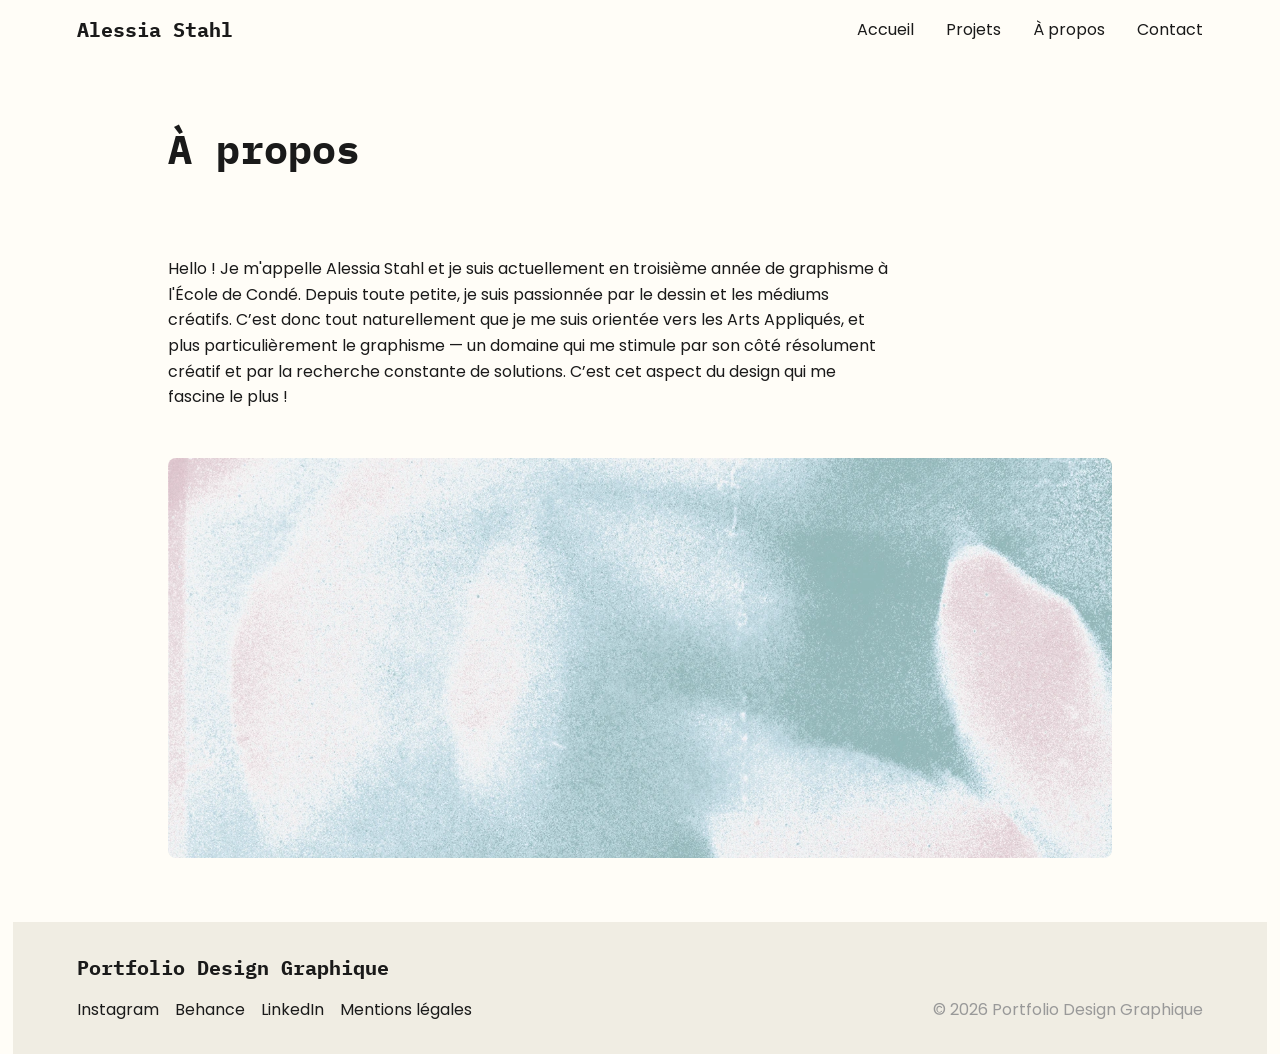
<file: a-propos.html>
<!DOCTYPE html>
<html lang="fr">
<head>
  <meta charset="UTF-8">
  <meta name="viewport" content="width=device-width, initial-scale=1.0">
  <title>Alessia Stahl - Accueil</title>
  <link rel="preconnect" href="https://fonts.googleapis.com">
<link rel="preconnect" href="https://fonts.gstatic.com" crossorigin>
<link rel="preconnect" href="https://fonts.googleapis.com">
<link rel="preconnect" href="https://fonts.gstatic.com" crossorigin>
<link href="https://fonts.googleapis.com/css2?family=Poppins:ital,wght@0,100;0,200;0,300;0,400;0,500;0,600;0,700;0,800;0,900;1,100;1,200;1,300;1,400;1,500;1,600;1,700;1,800;1,900&display=swap" rel="stylesheet">
<link href="https://fonts.googleapis.com/css2?family=IBM+Plex+Mono:ital,wght@0,100;0,200;0,300;0,400;0,500;0,600;0,700;1,100;1,200;1,300;1,400;1,500;1,600;1,700&display=swap" rel="stylesheet">
  <link href="https://fonts.googleapis.com/css2?family=Playfair+Display:wght@400;700&display=swap" rel="stylesheet">
  <link href="https://fonts.googleapis.com/css2?family=Inter:wght@400;500;600&display=swap" rel="stylesheet">
  <link rel="stylesheet" href="variables.css">
  <link rel="stylesheet" href="reset.css">
  <link rel="stylesheet" href="nav.css">
  <link rel="stylesheet" href="hero.css">
  <link rel="stylesheet" href="projects.css">
  <link rel="stylesheet" href="contact.css">
  <link rel="stylesheet" href="footer.css">
</head>
<body>
  <header class="site-header">
    <nav class="site-nav">
      <a class="nav-logo" href="accueil.html">Alessia Stahl</a>
      <ul class="nav-links">
        <li><a class="nav-link" href="accueil.html"></span><span class="nav-text">Accueil</span></a></li>
        <li><a class="nav-link" href="galerie-projets.html"></span><span class="nav-text">Projets</span></a></li>
        <li><a class="nav-link" href="a-propos.html"></span><span class="nav-text">À propos</span></a></li>
        <li><a class="nav-link" href="contact.html"></span><span class="nav-text">Contact</span></a></li>
      </ul>
    </nav>
  </header>

  <main>
    <section class="hero-section">
      <h1 class="hero-title">À propos</h1>
      <p class="hero-text">Hello ! Je m'appelle Alessia Stahl et je suis actuellement en troisième année de graphisme à l'École de Condé. Depuis toute petite, je suis passionnée par le dessin et les médiums créatifs. C’est donc tout naturellement que je me suis orientée vers les Arts Appliqués, et plus particulièrement le graphisme — un domaine qui me stimule par son côté résolument créatif et par la recherche constante de solutions. C’est cet aspect du design qui me fascine le plus !</p>
      <img class="hero-image" src="./header.webp" alt="Texture colorée, rose et bleu pastel">
    </section>
  </main>

  <footer class="site-footer">
    <p class="footer-logo">Portfolio Design Graphique</p>
    <ul class="footer-socials">
    <ul class="footer-socials">
      <li><a class="footer-link" href="https://www.instagram.com/dear._meraki/">Instagram</a></li>
      <li><a class="footer-link" href="https://www.behance.net/alessiasthl">Behance</a></li>
      <li><a class="footer-link" href="https://www.linkedin.com/in/alessia-stahl-675517241/">LinkedIn</a></li>
    </ul>
    <a class="footer-link" href="#">Mentions légales</a>
    <p class="footer-text">© 2026 Portfolio Design Graphique</p>
  </footer>

  <script src="menu.js"></script>
</body>
</html>
</file>
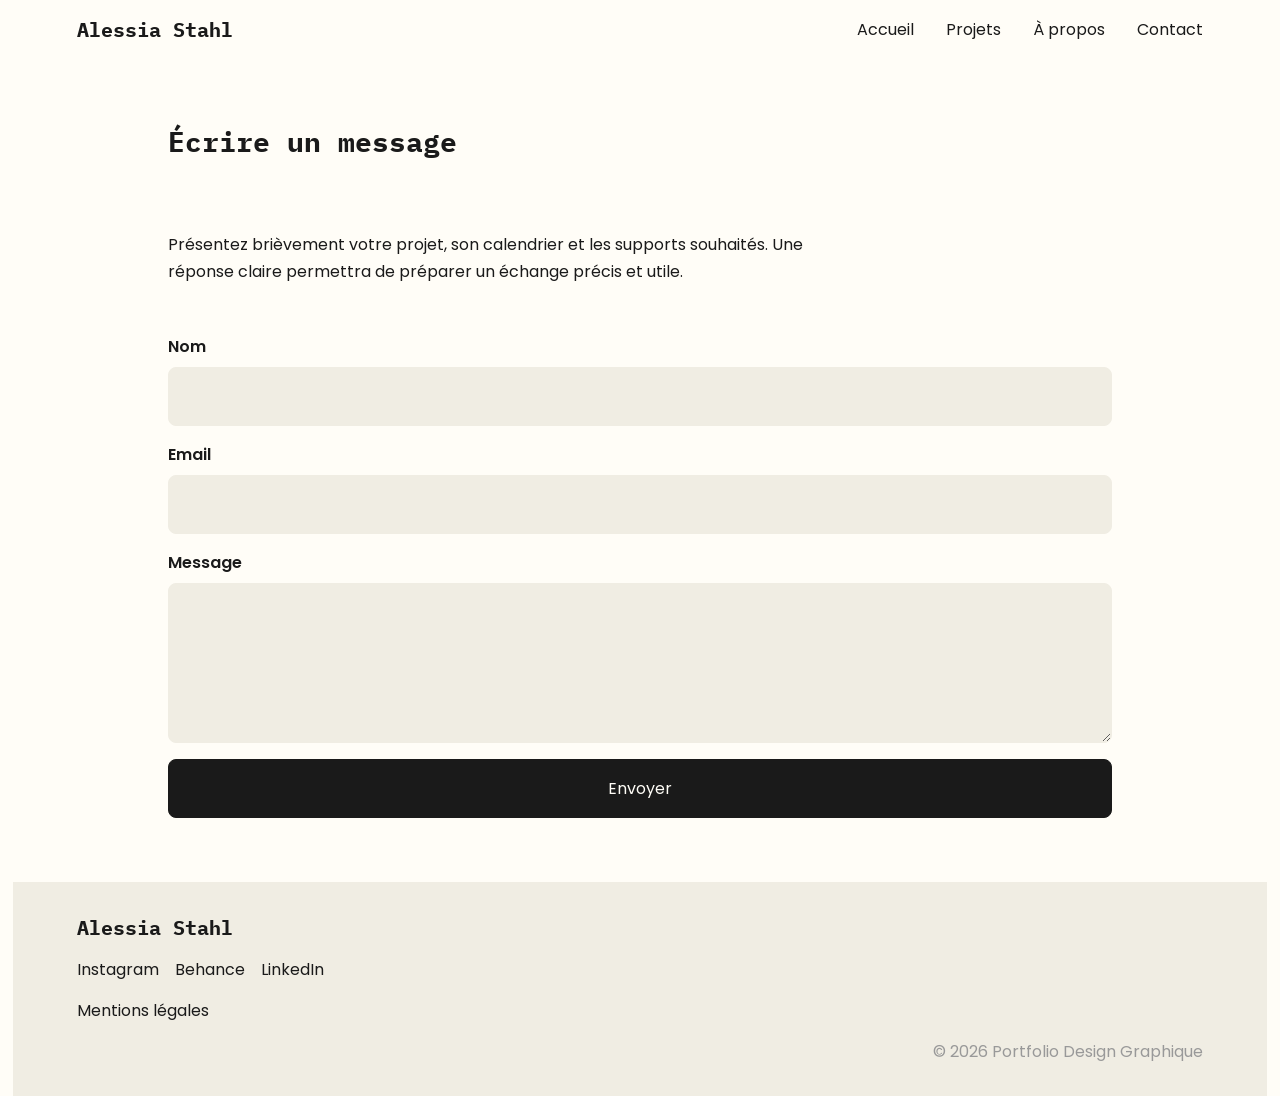
<file: contact.html>
<!DOCTYPE html>
<html lang="fr">
<head>
  <meta charset="UTF-8">
  <meta name="viewport" content="width=device-width, initial-scale=1.0">
  <title>Alessia Stahl - Accueil</title>
  <link rel="preconnect" href="https://fonts.googleapis.com">
<link rel="preconnect" href="https://fonts.gstatic.com" crossorigin>
<link rel="preconnect" href="https://fonts.googleapis.com">
<link rel="preconnect" href="https://fonts.gstatic.com" crossorigin>
<link href="https://fonts.googleapis.com/css2?family=Poppins:ital,wght@0,100;0,200;0,300;0,400;0,500;0,600;0,700;0,800;0,900;1,100;1,200;1,300;1,400;1,500;1,600;1,700;1,800;1,900&display=swap" rel="stylesheet">
<link href="https://fonts.googleapis.com/css2?family=IBM+Plex+Mono:ital,wght@0,100;0,200;0,300;0,400;0,500;0,600;0,700;1,100;1,200;1,300;1,400;1,500;1,600;1,700&display=swap" rel="stylesheet">
  <link href="https://fonts.googleapis.com/css2?family=Playfair+Display:wght@400;700&display=swap" rel="stylesheet">
  <link href="https://fonts.googleapis.com/css2?family=Inter:wght@400;500;600&display=swap" rel="stylesheet">
  <link rel="stylesheet" href="variables.css">
  <link rel="stylesheet" href="reset.css">
  <link rel="stylesheet" href="nav.css">
  <link rel="stylesheet" href="hero.css">
  <link rel="stylesheet" href="projects.css">
  <link rel="stylesheet" href="contact.css">
  <link rel="stylesheet" href="footer.css">
</head>
<body>
  <header class="site-header">
    <nav class="site-nav">
      <a class="nav-logo" href="accueil.html">Alessia Stahl</a>
      <ul class="nav-links">
        <li><a class="nav-link" href="accueil.html"><span class="nav-text">Accueil</span></a>
        <li><a class="nav-link" href="galerie-projets.html"><span class="nav-text">Projets</span></a></li>
        <li><a class="nav-link" href="a-propos.html"><span class="nav-text">À propos</span></a></li>
        <li><a class="nav-link" href="contact.html"><span class="nav-text">Contact</span></a></li>
      </ul>
    </nav>
  </header>

  <main>
  

    <section class="contact-section">
      <h2>Écrire un message</h2>
      <p class="contact-text">Présentez brièvement votre projet, son calendrier et les supports souhaités. Une réponse claire permettra de préparer un échange précis et utile.</p>

      <form class="contact-form" action="#" method="post">
        <section class="form-field">
          <label class="form-label" for="name">Nom</label>
          <input class="form-input" type="text" id="name" name="name">
        </section>

        <section class="form-field">
          <label class="form-label" for="email">Email</label>
          <input class="form-input" type="email" id="email" name="email">
        </section>

        <section class="form-field">
          <label class="form-label" for="message">Message</label>
          <textarea class="form-textarea" id="message" name="message"></textarea>
        </section>

        <button class="form-button" type="submit">Envoyer</button>
      </form>
    </section>
  </main>

  <footer class="site-footer">
    <p class="footer-logo">Alessia Stahl</p>
    <ul class="footer-socials">
      <li><a class="footer-link" href="https://www.instagram.com/dear._meraki/">Instagram</a></li>
      <li><a class="footer-link" href="https://www.behance.net/alessiasthl">Behance</a></li>
      <li><a class="footer-link" href="https://www.linkedin.com/in/alessia-stahl-675517241/">LinkedIn</a></li>
    </ul>
    <a class="footer-link" href="#">Mentions légales</a>
    <p class="footer-text">© 2026 Portfolio Design Graphique</p>
  </footer>

  <script src="menu.js"></script>
</body>
</html>
</file>
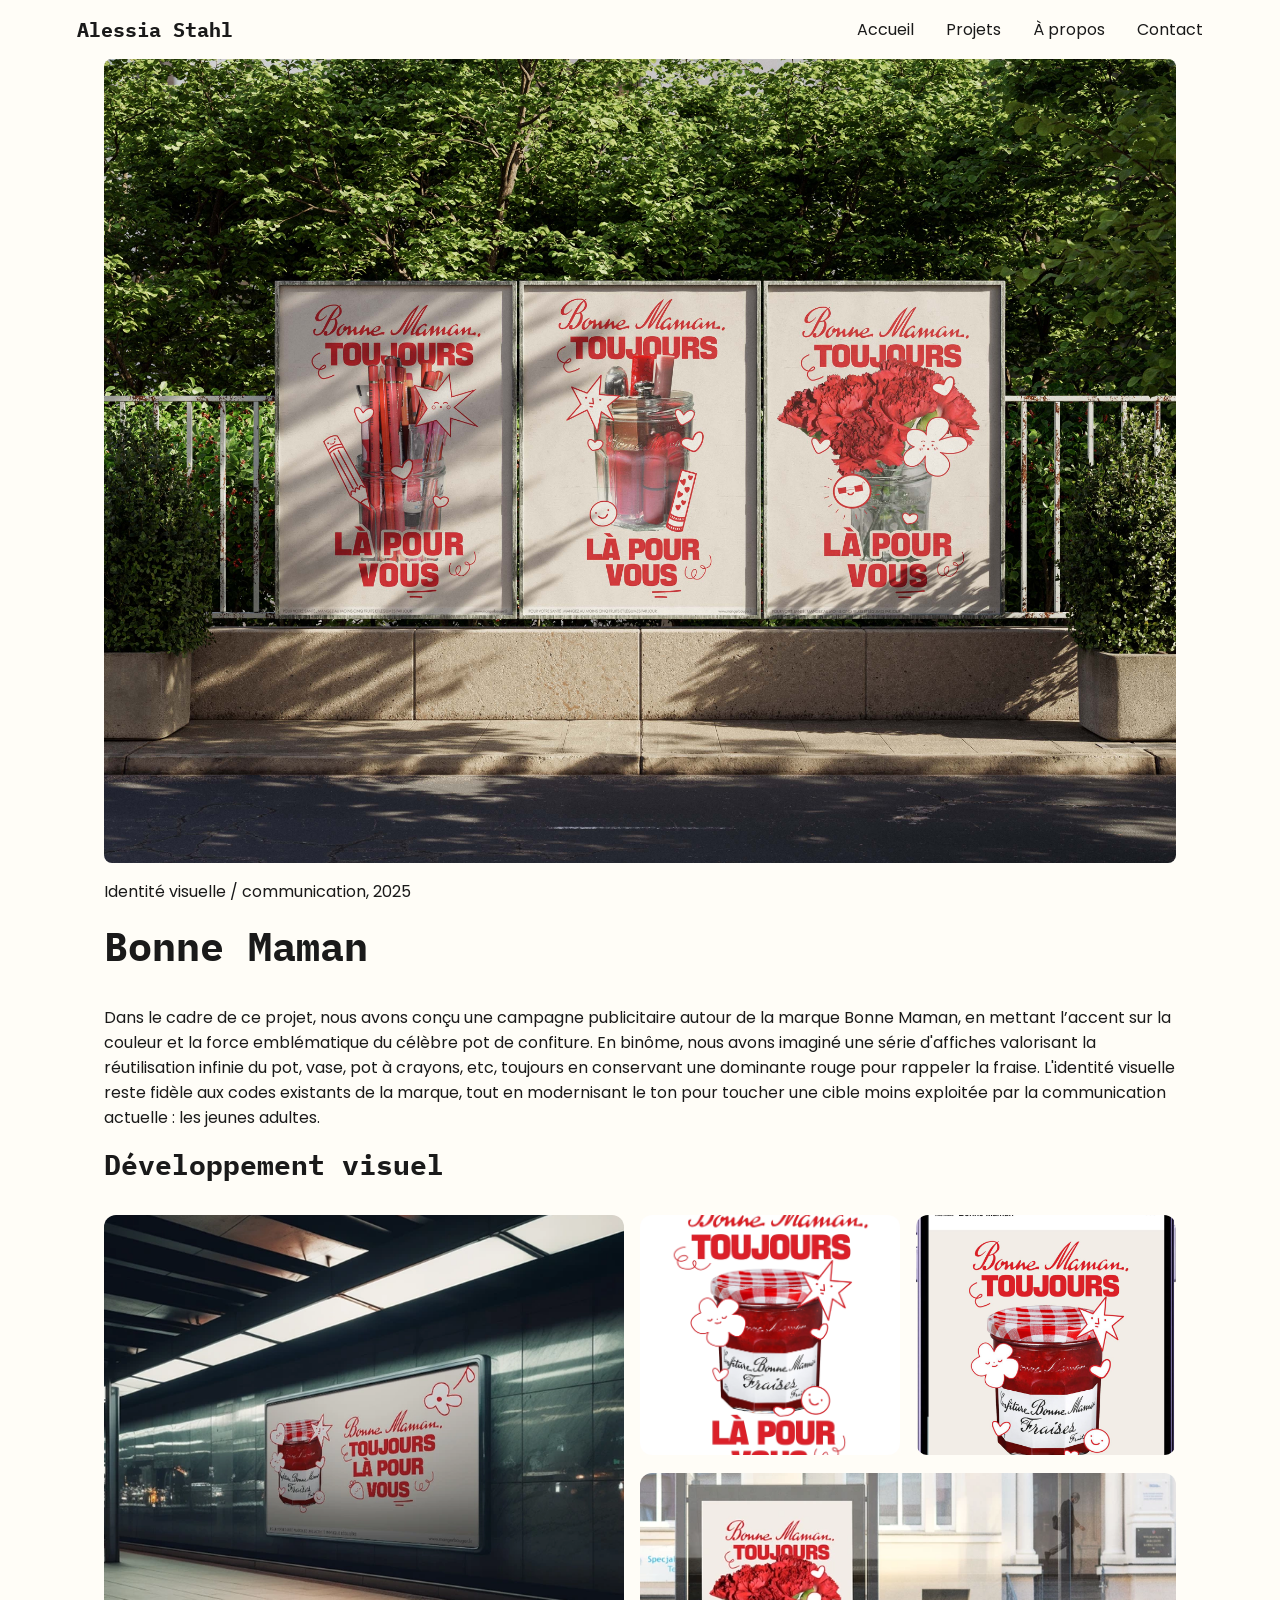
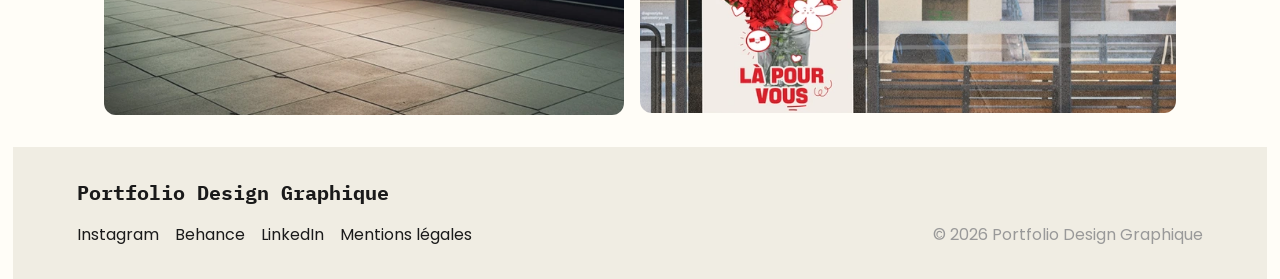
<file: projet-01.html>
<!DOCTYPE html>
<html lang="fr">
<head>
  <meta charset="UTF-8">
  <meta name="viewport" content="width=device-width, initial-scale=1.0">
  <title>Alessia Stahl - Accueil</title>
  <link rel="preconnect" href="https://fonts.googleapis.com">
<link rel="preconnect" href="https://fonts.gstatic.com" crossorigin>
<link rel="preconnect" href="https://fonts.googleapis.com">
<link rel="preconnect" href="https://fonts.gstatic.com" crossorigin>
<link href="https://fonts.googleapis.com/css2?family=Poppins:ital,wght@0,100;0,200;0,300;0,400;0,500;0,600;0,700;0,800;0,900;1,100;1,200;1,300;1,400;1,500;1,600;1,700;1,800;1,900&display=swap" rel="stylesheet">
<link href="https://fonts.googleapis.com/css2?family=IBM+Plex+Mono:ital,wght@0,100;0,200;0,300;0,400;0,500;0,600;0,700;1,100;1,200;1,300;1,400;1,500;1,600;1,700&display=swap" rel="stylesheet">
  <link href="https://fonts.googleapis.com/css2?family=Playfair+Display:wght@400;700&display=swap" rel="stylesheet">
  <link href="https://fonts.googleapis.com/css2?family=Inter:wght@400;500;600&display=swap" rel="stylesheet">
  <link rel="stylesheet" href="variables.css">
  <link rel="stylesheet" href="reset.css">
  <link rel="stylesheet" href="nav.css">
  <link rel="stylesheet" href="hero.css">
  <link rel="stylesheet" href="projects.css">
  <link rel="stylesheet" href="contact.css">
  <link rel="stylesheet" href="footer.css">
</head>
<body>
  <header class="site-header">
    <nav class="site-nav">
      <a class="nav-logo" href="accueil.html">Alessia Stahl</a>
      <ul class="nav-links">
       <li><a class="nav-link" href="accueil.html"><span class="nav-text">Accueil</span></a>
        <li><a class="nav-link" href="galerie-projets.html"><span class="nav-text">Projets</span></a></li>
        <li><a class="nav-link" href="a-propos.html"><span class="nav-text">À propos</span></a></li>
        <li><a class="nav-link" href="contact.html"><span class="nav-text">Contact</span></a></li>
      </ul>
    </nav>
  </header>

  <main class="project-detail">
    <img class="project-hero-image" src="./posters outside.jpg" alt="Composition de packaging alimentaire avec pots, papiers roses et éléments graphiques doux">

    <section class="project-detail-content">
      <p class="project-detail-meta">Identité visuelle / communication, 2025</p>
      <h1>Bonne Maman</h1>
      <p class="project-detail-text">Dans le cadre de ce projet, nous avons conçu une campagne publicitaire autour de la marque Bonne Maman, en mettant l’accent sur la couleur et la force emblématique du célèbre pot de confiture. En binôme, nous avons imaginé une série d'affiches valorisant la réutilisation infinie du pot, vase, pot à crayons, etc, toujours en conservant une dominante rouge pour rappeler la fraise. L'identité visuelle reste fidèle aux codes existants de la marque, tout en modernisant le ton pour toucher une cible moins exploitée par la communication actuelle : les jeunes adultes. </p>

      <h2>Développement visuel</h2>
      
   <div class="bento-grid">
  <div class="bento-item bento-large">
    <img src="./MOCKUP_METRO.webp" alt="Projet 1">
  </div>
  <div class="bento-item bento-small">
    <img src="./videoframe_4139.png" alt="Projet 2">
  </div>
  <div class="bento-item bento-small">
    <img src="./mockup post.png" alt="Projet 3">
  </div>
  <div class="bento-item bento-medium">
    <img src="image-bba18de7-c124-4d34-8131-4d5aa9054822.webp" alt="Projet 4">
  </div>
</div>
  </main>

 <footer class="site-footer">
    <p class="footer-logo">Portfolio Design Graphique</p>
    <ul class="footer-socials">
    <ul class="footer-socials">
      <li><a class="footer-link" href="https://www.instagram.com/dear._meraki/">Instagram</a></li>
      <li><a class="footer-link" href="https://www.behance.net/alessiasthl">Behance</a></li>
      <li><a class="footer-link" href="https://www.linkedin.com/in/alessia-stahl-675517241/">LinkedIn</a></li>
    </ul>
    <a class="footer-link" href="#">Mentions légales</a>
    <p class="footer-text">© 2026 Portfolio Design Graphique</p>
  </footer>

  <script src="menu.js"></script>
</body>
</html>
</file>
<file: variables.css>
:root {
  /* Couleurs */
  --color-primary: #1A1A1A;
  --color-accent: #ff0000;
  --bg-page: #FFFDF7;
  --bg-card: #F0EDE3;
  --text-primary: #1A1A1A;
  --text-secondary: #999999;

  /* Typographie */
  --font-heading: 'IBM Plex Mono', serif;
  --font-body: 'Poppins', sans-serif;
  --font-size-base: 16px;

  /* Espacements */
  --spacing-sm: 8px;
  --spacing-md: 16px;
  --spacing-lg: 32px;
  --spacing-xl: 64px;

  /* Divers */
  --radius-card: 8px;
  --transition-base: 0.2s ease;
}

html {
  scroll-behavior: smooth;
}
</file>
<file: nav.css>
/* Mise en forme générale de la navigation */
.site-header {
  background-color: var(--bg-page);
  transition: var(--transition-base);
}

/* Classe utilisée par menu.js pour masquer la navigation au scroll */
.site-header-hidden {
  transform: translateY(-100%);
}

/* Organisation du menu principal */
.site-nav {
  display: flex;
  justify-content: space-between;
  align-items: center;
  gap: var(--spacing-lg);
  padding-top: var(--spacing-md);
  padding-right: var(--spacing-xl);
  padding-bottom: var(--spacing-md);
  padding-left: var(--spacing-xl);
}

.nav-link {
  position: relative;
}

.nav-link::after {
  content: '';
  position: absolute;
  bottom: -2px;
  left: 0;
  width: 0;
  height: 2px;
  background: black;
  transition: width 0.3s ease;
}

.nav-link:hover::after {
  width: 100%;
}
/* Style du nom du portfolio */
.nav-logo {
  color: var(--text-primary);
  font-family: var(--font-heading);
  font-size: 125%;
  font-weight: 700;
  text-decoration: none;
}

/* Liste des liens de navigation */
.nav-links {
  display: flex;
  align-items: center;
  gap: var(--spacing-lg);
  list-style: none;
  margin: 0;
  padding: 0;
}

/* Liens individuels du menu */
.nav-link {
  color: var(--text-primary);
  font-family: var(--font-body);
  font-size: var(--font-size-base);
  text-decoration: none;
  transition: var(--transition-base);
}

/* Effet simple au survol des liens */
.nav-link:hover {
  color: var(--color-accent);
}

/* Icones visibles surtout sur mobile */
.nav-icon {
  color: var(--text-primary);
  font-family: var(--font-body);
  font-size: 125%;
}

/* Texte des liens de navigation */
.nav-text {
  color: var(--text-primary);
  font-family: var(--font-body);
}

/* Version mobile : navigation fixe en bas demandee dans le brief */
@media (max-width: 768px) {
  .site-header {
    position: fixed;
    bottom: 0;
    width: 100%;
    background-color: var(--bg-page);
  }

  .site-nav {
    justify-content: center;
    padding-top: var(--spacing-sm);
    padding-right: var(--spacing-md);
    padding-bottom: var(--spacing-sm);
    padding-left: var(--spacing-md);
  }

  .nav-logo {
    display: none;
  }

  .nav-links {
    justify-content: space-between;
    width: 100%;
    gap: var(--spacing-sm);
  }

  .nav-link {
    display: flex;
    flex-direction: column;
    align-items: center;
    gap: var(--spacing-sm);
    font-size: 75%;
  }
}
</file>
<file: hero.css>
/* Reglages typographiques de base */
body {
  background-color: var(--bg-page);
  color: var(--text-primary);
  font-family: var(--font-body);
  font-size: var(--font-size-base);
}

/* Titres principaux du site */
h1,
h2,
h3 {
  color: var(--text-primary);
  font-family: var(--font-heading);
  margin-top: 0;
}

/* Taille du titre de page */
h1 {
  font-size: 250%;
}

/* Taille des titres de section */
h2 {
  font-size: 175%;
}

/* Taille des titres de cartes */
h3 {
  font-size: 125%;
}

@keyframes fadeIn {
  from { opacity: 0; transform: translateY(20px); }
  to { opacity: 1; transform: translateY(0); }
}

.hero-title {
  animation: fadeIn 0.8s ease forwards;
}

.hero-text {
  animation: fadeIn 0.8s ease 0.2s forwards; /* 0.2s delay so it fades after the title */
  opacity: 0; /* start invisible */
}

/* Grande zone d'introduction */
.hero-section {
  display: flex;
  flex-direction: column;
  gap: var(--spacing-lg);
  padding-top: var(--spacing-xl);
  padding-right: var(--spacing-xl);
  padding-bottom: var(--spacing-xl);
  padding-left: var(--spacing-xl);
}

/* Titre principal de la banniere */
.hero-title {
  max-width: 900px;
}

/* Accroche courte sous le titre */
.hero-text {
  max-width: 720px;
  color: var(--text-primary);
  line-height: 1.6;
}

/* Image principale de la banniere */
.hero-image {
  border-radius: var(--radius-card);
  object-fit: cover;
  object-position: center;
  max-height: 400px;
}

/* Section de presentation courte */
.intro-section {
  display: flex;
  flex-direction: column;
  gap: var(--spacing-md);
  padding-top: var(--spacing-xl);
  padding-right: var(--spacing-xl);
  padding-bottom: var(--spacing-lg);
  padding-left: var(--spacing-xl);
}

/* Texte de presentation */
.intro-text {
  max-width: 720px;
  color: var(--text-primary);
  line-height: 1.7;
}

/* Zone du bouton d'action */
.cta-section {
  display: flex;
  padding-top: var(--spacing-lg);
  padding-right: var(--spacing-xl);
  padding-bottom: var(--spacing-xl);
  padding-left: var(--spacing-xl);
}

/* Bouton principal */
.cta-link {
  background-color: var(--color-primary);
  border-radius: var(--radius-card);
  color: var(--bg-page);
  font-family: var(--font-body);
  padding-top: var(--spacing-md);
  padding-right: var(--spacing-lg);
  padding-bottom: var(--spacing-md);
  padding-left: var(--spacing-lg);
  text-decoration: none;
  transition: var(--transition-base);
}

/* Effet au survol du bouton */
.cta-link:hover {
  background-color: var(--color-accent);
  color: var(--text-primary);
}

@media (max-width: 768px) {
  .hero-section,
  .intro-section,
  .cta-section {
    padding-right: var(--spacing-md);
    padding-left: var(--spacing-md);
  }
}
</file>
<file: projects.css>
/* Section qui contient la galerie de projets */
.projects-section {
  display: flex;
  flex-direction: column;
  gap: var(--spacing-lg);
  padding-top: var(--spacing-xl);
  padding-right: var(--spacing-xl);
  padding-bottom: var(--spacing-xl);
  padding-left: var(--spacing-xl);
}

body {
  padding: 0 1%;
}

/* or if you have a main container: */
.main-content, main {
  padding: 0 4rem;
  max-width: 1200px;
  margin: 0 auto;
}


/* Grille demandee en quatre colonnes */
.projects-grid {
  display: grid;
  grid-template-columns: repeat(4, 1fr);
  gap: var(--spacing-lg);
}

/* Carte individuelle de projet */
.project-card {
  background-color: var(--bg-card);
  border-radius: var(--radius-card);
  display: flex;
  flex-direction: column;
  gap: var(--spacing-md);
  padding-top: var(--spacing-md);
  padding-right: var(--spacing-md);
  padding-bottom: var(--spacing-md);
  padding-left: var(--spacing-md);
}

.project-card {
  transition: transform 0.2s ease, box-shadow 0.2s ease;
}

.project-card:hover {
  transform: translateY(-5px); /* lifts the card up slightly */
  box-shadow: 0 8px 20px rgba(0, 0, 0, 0.1); /* adds a soft shadow */
}

/* Zone de l'image dans la carte */
.project-media {
  border-radius: var(--radius-card);
  overflow: hidden; /* Masque seulement les coins de l'image dans la carte */
   width: 100%;
  aspect-ratio: 16 / 9;
  margin: 0 auto;
  border-radius: var(--radius-card);
  overflow: hidden;
}

/* Image de projet */
.project-image {
  border-radius: var(--radius-card);
    width: 100%;
  height: 100%;
  object-fit: cover;
  border-radius: var(--radius-card);
  display: block;
}

.project-hero-image {
 border-radius: var(--radius-card);
  object-fit: cover;
  object-position: center;
    width: 100%;
  height: auto;
  display: block;
  }

/* Informations textuelles du projet */
.project-content {
  display: flex;
  flex-direction: column;
  gap: var(--spacing-sm);
  flex: 1;
}

/* Discipline et annee */
.project-meta {
  color: var(--text-secondary);
  font-size: 90%;
  margin: 0;
  min-height: 45px;
}

/* Titre de la carte */
.project-title {
  margin: 0;
  min-height: 35px;
}

/* Description courte du projet */
.project-description {
  color: var(--text-primary);
  line-height: 1.5;
  margin: 0;
   min-height: 150px;
}

/* Lien vers la page detail */
.project-link {
  color: var(--color-primary);
  font-weight: 600;
  text-decoration: none;
  transition: var(--transition-base);
   margin-top: auto;
}

/* Survol du lien de projet */
.project-link:hover {
  color: var(--color-accent);
   margin-top: auto;
}

/* Legende courte sous une image */
.project-caption {
  color: var(--text-secondary);
  font-size: 90%;
  margin-top: auto;
  min-height: 40px;
}

.project-link::after {
  content: ' →';
  display: inline-block;
  transition: transform 0.2s ease;
}
.card-link:hover::after {
  transform: translateX(5px);
}


.bento-grid {
  display: grid;
  grid-template-columns: 2fr 1fr 1fr;
  grid-template-rows: auto auto;
  gap: 1rem;
  margin: 2rem 0;
}

.bento-item img {
  width: 100%;
  height: 100%;
  object-fit: cover;
  border-radius: 12px;
  display: block;
}

.bento-large {
  grid-column: 1;
  grid-row: 1 / 3; /* spans 2 rows */
  height: 500px;
}

.bento-small {
  height: 240px;
}

.bento-medium {
  grid-column: 2 / 4; /* spans 2 columns */
  height: 240px;
}


@media (max-width: 768px) {
  .projects-section {
    padding-right: var(--spacing-md);
    padding-left: var(--spacing-md);
  }

  .projects-grid {
    grid-template-columns: 1fr;
  }
}
</file>
<file: contact.css>
/* Section principale de contact */
.contact-section {
  display: flex;
  flex-direction: column;
  gap: var(--spacing-lg);
  padding-top: var(--spacing-xl);
  padding-right: var(--spacing-xl);
  padding-bottom: var(--spacing-xl);
  padding-left: var(--spacing-xl);
}

/* Texte d'introduction du contact */
.contact-text {
  max-width: 680px;
  color: var(--text-primary);
  line-height: 1.7;
}

/* Formulaire simple et lisible */
.contact-form {
  display: flex;
  flex-direction: column;
  gap: var(--spacing-md);
  max-width: 850
  px;
  
}

/* Groupe label et champ */
.form-field {
  display: flex;
  flex-direction: column;
  gap: var(--spacing-sm);
}

/* Labels du formulaire */
.form-label {
  color: var(--text-primary);
  font-family: var(--font-body);
  font-weight: 600;
}

/* Champs de saisie */
.form-input,
.form-textarea {
  background-color: var(--bg-card);
  border-color: var(--bg-card);
  border-style: solid;
  border-width: 1px;
  border-radius: var(--radius-card);
  color: var(--text-primary);
  font-family: var(--font-body);
  font-size: var(--font-size-base);
  padding-top: var(--spacing-md);
  padding-right: var(--spacing-md);
  padding-bottom: var(--spacing-md);
  padding-left: var(--spacing-md);
}

/* Zone de message */
.form-textarea {
  min-height: 160px;
}

/* Bouton du formulaire */
.form-button {
  background-color: var(--color-primary);
  border-color: var(--color-primary);
  border-style: solid;
  border-width: 1px;
  border-radius: var(--radius-card);
  color: var(--bg-page);
  font-family: var(--font-body);
  font-size: var(--font-size-base);
  padding-top: var(--spacing-md);
  padding-right: var(--spacing-lg);
  padding-bottom: var(--spacing-md);
  padding-left: var(--spacing-lg);
  transition: var(--transition-base);
}

/* Survol du bouton du formulaire */
.form-button:hover {
  background-color: var(--color-accent);
  border-color: var(--color-accent);
  color: var(--text-primary);
}

@media (max-width: 768px) {
  .contact-section {
    padding-right: var(--spacing-md);
    padding-left: var(--spacing-md);
  }
}
</file>
<file: footer.css>
/* Pied de page general */
.site-footer {
  background-color: var(--bg-card);
  display: flex;
  flex-direction: column;
  gap: var(--spacing-md);
  padding-top: var(--spacing-lg);
  padding-right: var(--spacing-xl);
  padding-bottom: var(--spacing-lg);
  padding-left: var(--spacing-xl);
  
}

/* Nom du portfolio dans le footer */
.footer-logo {
  color: var(--text-primary);
  font-family: var(--font-heading);
  font-size: 125%;
  font-weight: 700;
  margin: 0;
}

/* Liste des reseaux sociaux */
.footer-socials {
  display: flex;
  gap: var(--spacing-md);
  list-style: none;
  margin: 0;
  padding: 0;
}

/* Liens du footer */
.footer-link {
  color: var(--color-primary);
  font-family: var(--font-body);
  text-decoration: none;
  transition: var(--transition-base);
}

/* Effet au survol des liens du footer */
.footer-link:hover {
  color: var(--color-accent);
}

/* Texte legal et copyright */
.footer-text {
  color: var(--text-secondary);
  margin: 0;
  margin-left: auto;
}

@media (max-width: 768px) {
  .site-footer {
    padding-right: var(--spacing-md);
    padding-bottom: var(--spacing-xl);
    padding-left: var(--spacing-md);
  }
}
</file>
